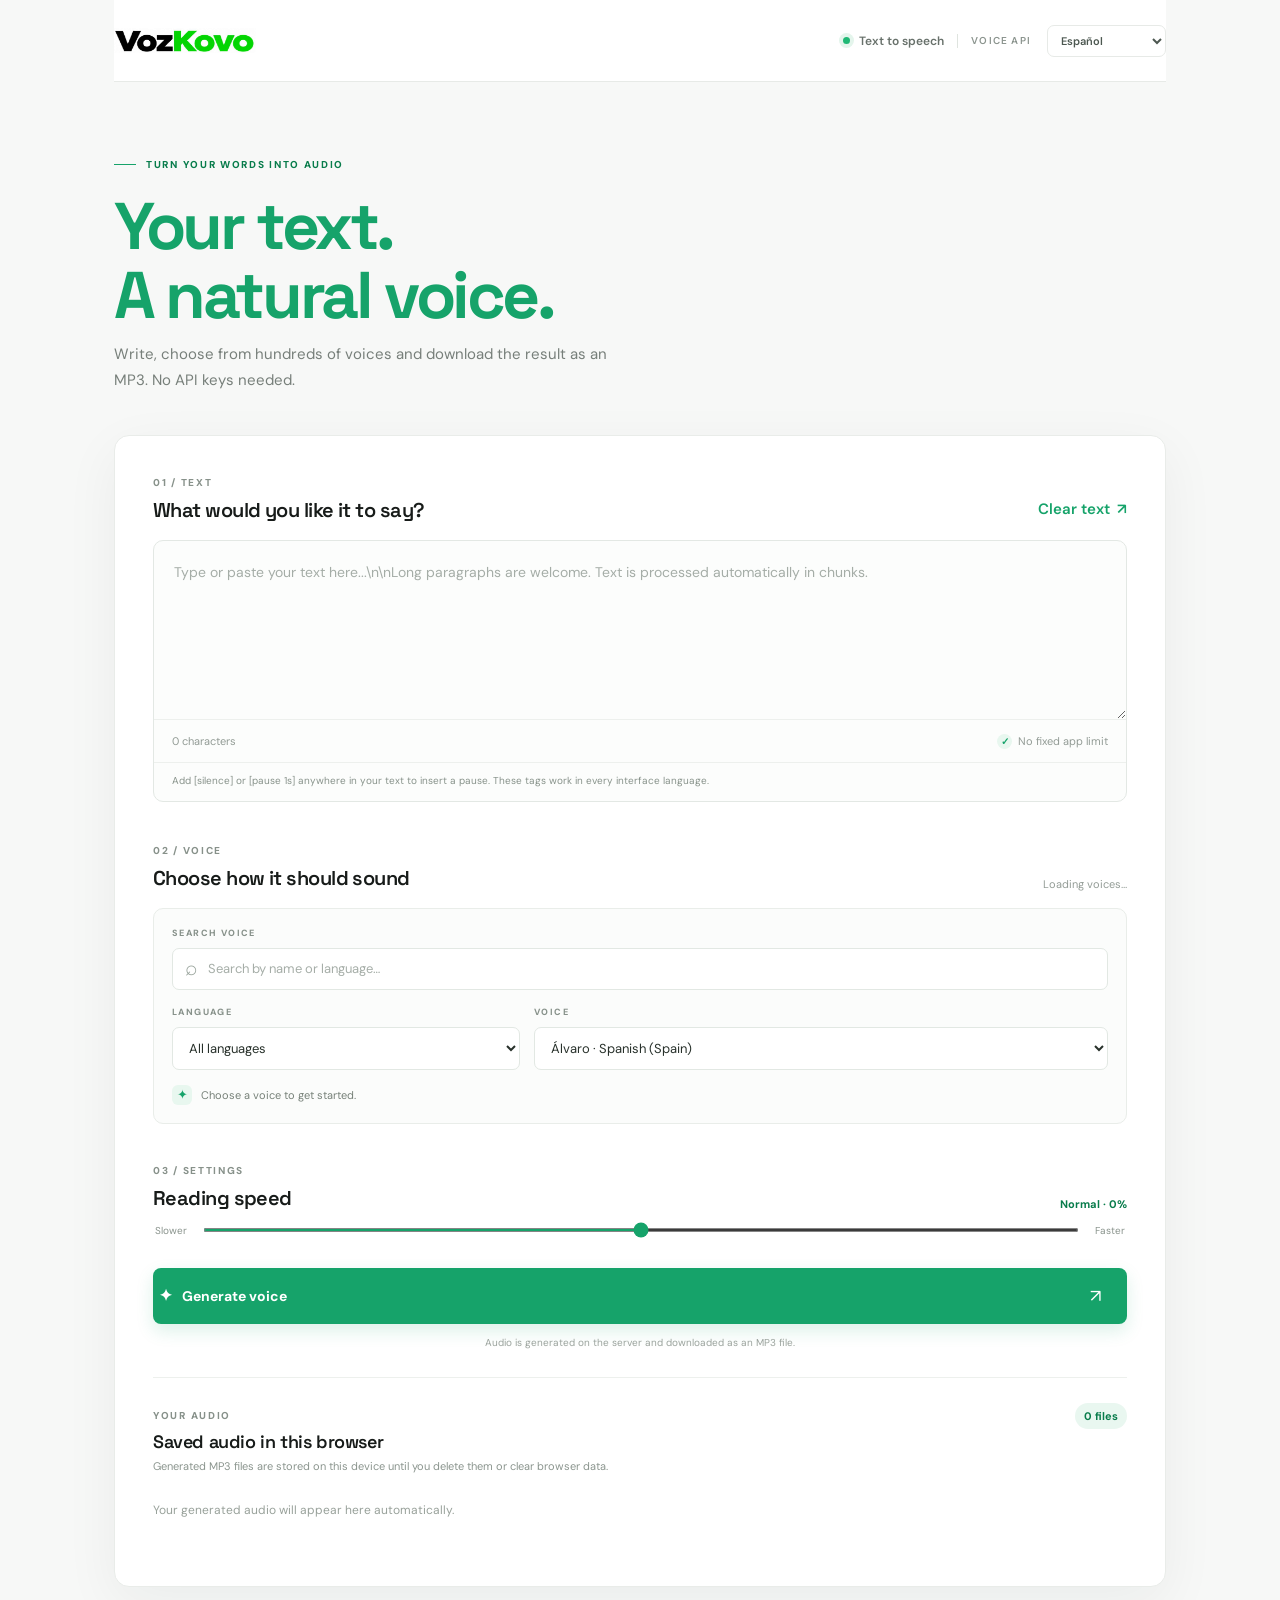
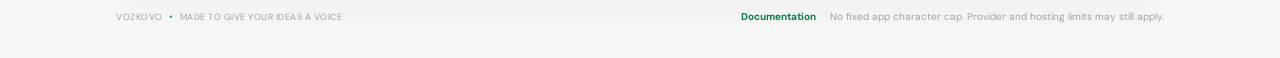
<file: index.html>
<!DOCTYPE html>
<html lang="en">
<head>
  <meta charset="UTF-8">
  <meta name="viewport" content="width=device-width, initial-scale=1.0">
  <meta name="theme-color" content="#f7f8fa">
  <meta name="description" content="Turn text into speech and download your audio as an MP3.">
  <title>VozKovo — Text to speech</title>
  <link rel="preconnect" href="https://fonts.googleapis.com">
  <link rel="preconnect" href="https://fonts.gstatic.com" crossorigin>
  <link href="https://fonts.googleapis.com/css2?family=DM+Sans:wght@400;500;600;700;800&family=Space+Grotesk:wght@500;600;700&display=swap" rel="stylesheet">
  <link rel="stylesheet" href="./static/styles.css">
</head>
<body>
  <div class="page-shell">
    <header class="topbar">
      <a class="brand" id="brandLink" href="./" aria-label="VozKovo home">
        <img class="brand-logo" src="./logos/vozkovo-logo.png" alt="VozKovo">
      </a>
      <div class="topbar-right">
        <span class="status-dot"></span>
        <span id="statusLabel">Text to speech</span>
        <span class="top-divider"></span>
        <span class="engine-label">VOICE API</span>
        <label class="visually-hidden" for="uiLanguage" id="uiLanguageLabel">Website language</label>
        <select id="uiLanguage" class="ui-language-select" aria-labelledby="uiLanguageLabel">
          <option value="es">Español</option>
          <option value="en">English</option>
          <option value="fr">Français</option>
          <option value="de">Deutsch</option>
          <option value="it">Italiano</option>
          <option value="pt">Português</option>
          <option value="nl">Nederlands</option>
        </select>
      </div>
    </header>

    <main>
      <section class="hero">
        <div class="eyebrow"><span class="eyebrow-line"></span><span id="eyebrowText">TURN YOUR WORDS INTO AUDIO</span></div>
        <h1><span id="heroTitle">Your text.</span><br><span id="heroAccent">A natural voice.</span></h1>
        <p class="hero-copy" id="heroCopy">Write, choose from hundreds of voices and download the result as an MP3. No API keys needed.</p>
      </section>


      <section class="workspace" aria-label="Text to speech generator">
        <div class="section-head">
          <div><span class="step-label" id="textStep">01 / TEXT</span><h2 id="textHeading">What would you like it to say?</h2></div>
          <button class="text-action" id="clearText" type="button"><span id="clearTextLabel">Clear text</span> <span>↗</span></button>
        </div>
        <div class="textarea-wrap">
          <textarea id="textInput" spellcheck="true" placeholder="Type or paste your text here...\n\nLong paragraphs are welcome. Text is processed automatically in chunks."></textarea>
          <div class="textarea-footer">
            <span id="charCount">0 characters</span>
            <span class="no-limit"><span class="check-icon">✓</span><span id="noLimitText">No fixed app limit</span></span>
          </div>
          <p class="pause-help" id="pauseHelp">Add [silence] or [pause 1s] anywhere in your text to insert a pause. These tags work in every interface language.</p>
        </div>

        <div class="section-head voice-heading">
          <div><span class="step-label" id="voiceStep">02 / VOICE</span><h2 id="voiceHeading">Choose how it should sound</h2></div>
          <span class="voice-count" id="voiceCount">Loading voices…</span>
        </div>
        <div class="voice-controls">
          <label class="field-label" for="voiceSearch" id="searchVoiceLabel">SEARCH VOICE</label>
          <div class="search-wrap"><span class="search-icon">⌕</span><input id="voiceSearch" type="search" placeholder="Search by name or language…" autocomplete="off"></div>
          <div class="select-row">
            <div class="select-field">
              <label class="field-label" for="languageFilter" id="voiceLanguageLabel">LANGUAGE</label>
              <select id="languageFilter"><option value="all">All languages</option><option value="es">Spanish</option></select>
            </div>
            <div class="select-field voice-select-field">
              <label class="field-label" for="voiceSelect" id="voiceLabel">VOICE</label>
              <select id="voiceSelect"><option value="es-ES-AlvaroNeural">Álvaro · Spanish (Spain)</option></select>
            </div>
          </div>
          <div class="voice-note" id="voiceNote"><span class="voice-note-icon">✦</span><span>Choose a voice to get started.</span></div>
        </div>

        <div class="section-head speed-head">
          <div><span class="step-label" id="settingsStep">03 / SETTINGS</span><h2 id="speedHeading">Reading speed</h2></div>
          <span class="speed-value" id="speedValue">Normal · 0%</span>
        </div>
        <div class="speed-control">
          <span class="speed-caption" id="slowerLabel">Slower</span>
          <input id="speedRange" type="range" min="-50" max="50" value="0" step="5" aria-label="Reading speed">
          <span class="speed-caption" id="fasterLabel">Faster</span>
        </div>

        <div class="generate-area">
          <button id="generateBtn" class="generate-button" type="button">
            <span class="generate-icon">✦</span><span id="generateLabel">Generate voice</span><span class="button-arrow">↗</span>
          </button>
          <p class="generate-hint" id="generateHint">Audio is generated on the server and downloaded as an MP3 file.</p>
        </div>

        <section id="resultPanel" class="result-panel hidden" aria-live="polite">
          <div class="result-topline"><span class="result-check">✓</span><div><strong id="resultTitle">Your voice is ready</strong><span id="resultSubtitle">Play the audio or save the MP3.</span></div><span class="mp3-tag">MP3</span></div>
          <audio id="audioPlayer" controls preload="metadata"></audio>
          <a id="downloadBtn" class="download-button" href="#" download="voz-kovo.mp3"><span>↓</span><span id="downloadLabel">Download MP3</span></a>
        </section>

        <section id="libraryPanel" class="library-panel" aria-labelledby="libraryTitle">
          <div class="library-heading">
            <div>
              <span class="step-label" id="libraryStep">YOUR AUDIO</span>
              <h2 id="libraryTitle">Saved audio in this browser</h2>
              <p id="libraryInfo">Generated MP3 files are stored on this device until you delete them or clear browser data.</p>
            </div>
            <span class="library-count" id="libraryCount">0 files</span>
          </div>
          <p class="library-empty" id="libraryEmpty">Your generated audio will appear here automatically.</p>
          <div id="libraryList" class="library-list"></div>
          <p id="libraryStatus" class="library-status" aria-live="polite"></p>
        </section>

        <div id="progressPanel" class="progress-panel hidden" aria-live="polite">
          <div class="progress-copy"><span id="progressText">Preparing your voice…</span><strong id="progressPercent">0%</strong></div>
          <div class="progress-track"><div id="progressBar" class="progress-bar"></div></div>
          <p id="progressDetail">Processing the text in chunks.</p>
        </div>
        <div id="errorBox" class="error-box hidden" role="alert"></div>
      </section>

      <footer class="footer"><span id="footerBrand">VOZKOVO <span class="footer-dot">•</span> MADE TO GIVE YOUR IDEAS A VOICE</span><span class="footer-right"><a id="documentationLink" href="./documentation.html">Documentation</a><span id="footerNote">No fixed app character cap. Provider and hosting limits may still apply.</span></span></footer>
    </main>
  </div>
  <script src="./static/config.js"></script>
  <script src="./static/app.js"></script>
</body>
</html>
</file>
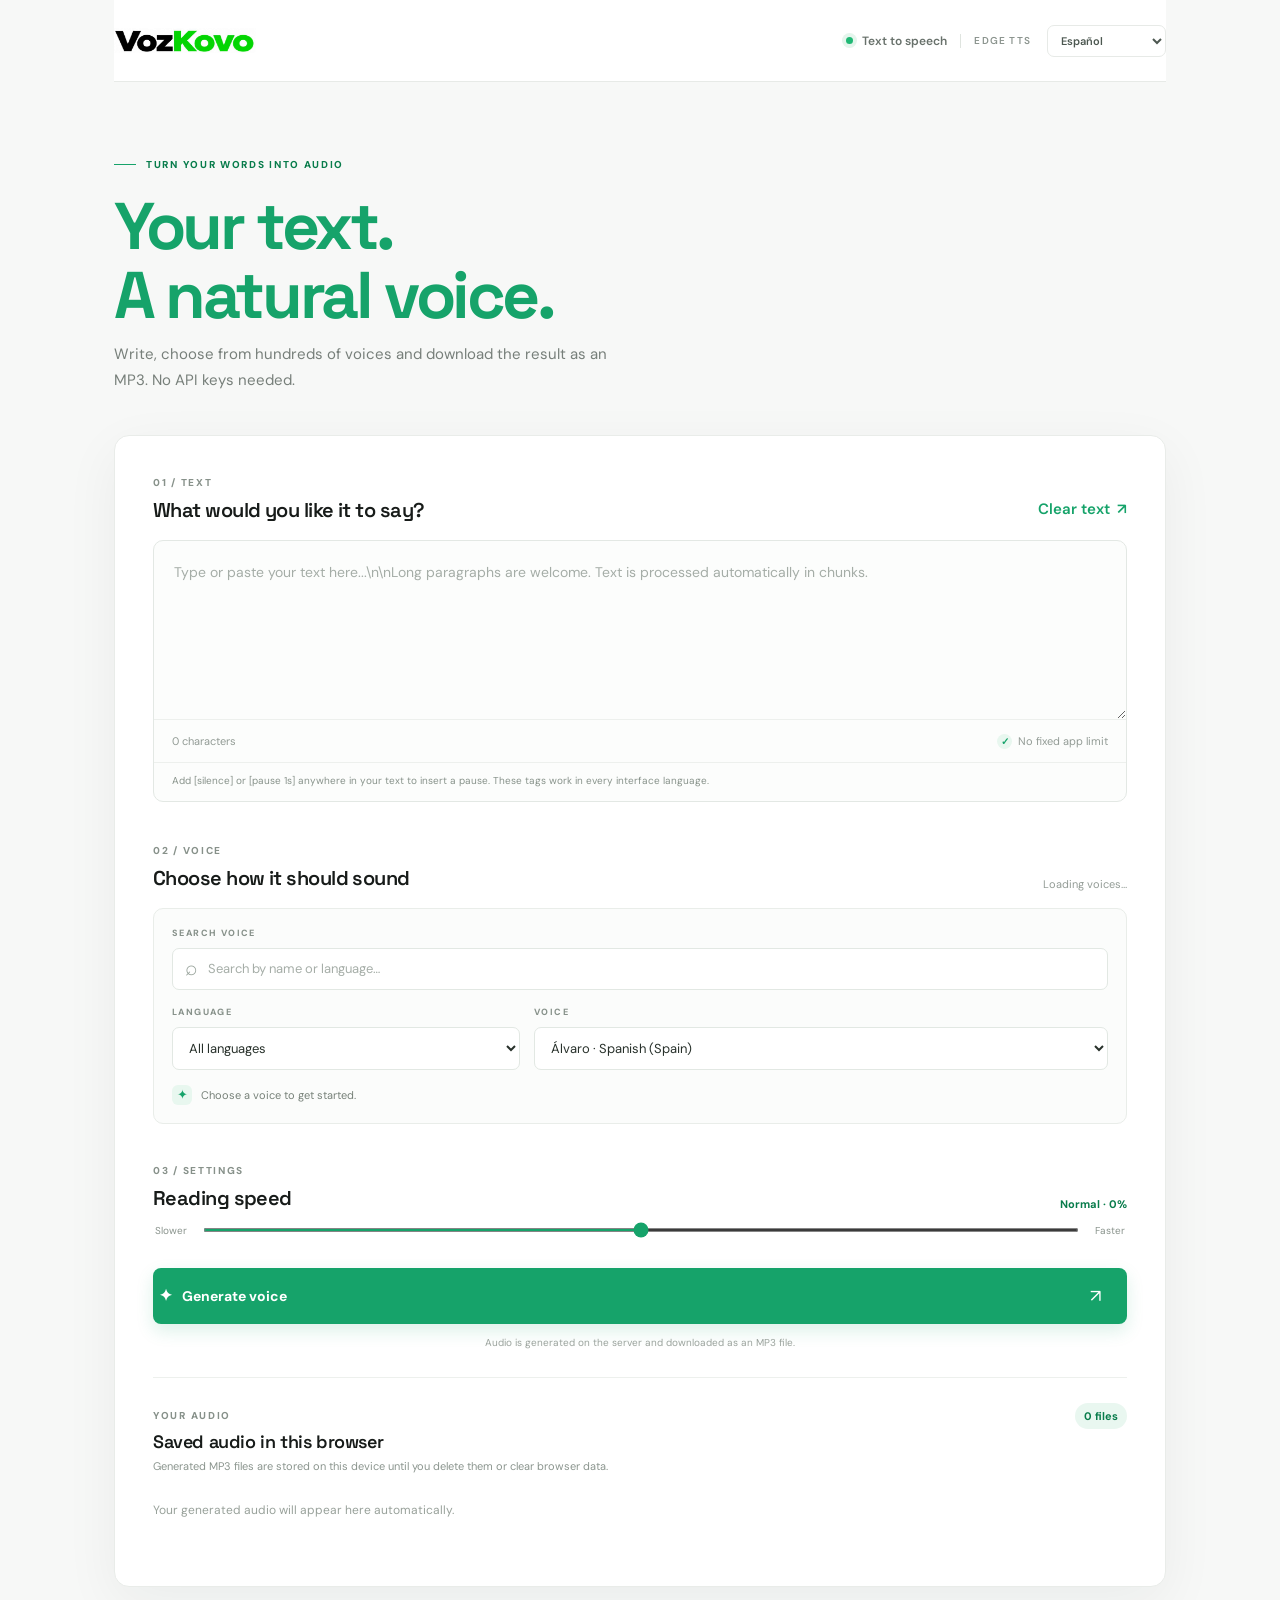
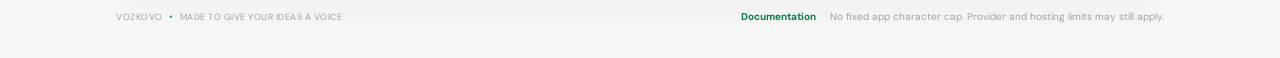
<file: static/index.html>
<!DOCTYPE html>
<html lang="en">
<head>
  <meta charset="UTF-8">
  <meta name="viewport" content="width=device-width, initial-scale=1.0">
  <meta name="theme-color" content="#f7f8fa">
  <meta name="description" content="Turn text into speech and download your audio as an MP3.">
  <title>VozKovo — Text to speech</title>
  <link rel="preconnect" href="https://fonts.googleapis.com">
  <link rel="preconnect" href="https://fonts.gstatic.com" crossorigin>
  <link href="https://fonts.googleapis.com/css2?family=DM+Sans:wght@400;500;600;700;800&family=Space+Grotesk:wght@500;600;700&display=swap" rel="stylesheet">
  <link rel="stylesheet" href="/static/styles.css">
</head>
<body>
  <div class="page-shell">
    <header class="topbar">
      <a class="brand" id="brandLink" href="/" aria-label="VozKovo home">
        <img class="brand-logo" src="/logos/vozkovo-logo.png" alt="VozKovo">
      </a>
      <div class="topbar-right">
        <span class="status-dot"></span>
        <span id="statusLabel">Text to speech</span>
        <span class="top-divider"></span>
        <span class="engine-label">EDGE TTS</span>
        <label class="visually-hidden" for="uiLanguage" id="uiLanguageLabel">Website language</label>
        <select id="uiLanguage" class="ui-language-select" aria-labelledby="uiLanguageLabel">
          <option value="es">Español</option>
          <option value="en">English</option>
          <option value="fr">Français</option>
          <option value="de">Deutsch</option>
          <option value="it">Italiano</option>
          <option value="pt">Português</option>
          <option value="nl">Nederlands</option>
        </select>
      </div>
    </header>

    <main>
      <section class="hero">
        <div class="eyebrow"><span class="eyebrow-line"></span><span id="eyebrowText">TURN YOUR WORDS INTO AUDIO</span></div>
        <h1><span id="heroTitle">Your text.</span><br><span id="heroAccent">A natural voice.</span></h1>
        <p class="hero-copy" id="heroCopy">Write, choose from hundreds of voices and download the result as an MP3. No API keys needed.</p>
      </section>

      <section class="workspace" aria-label="Text to speech generator">
        <div class="section-head">
          <div><span class="step-label" id="textStep">01 / TEXT</span><h2 id="textHeading">What would you like it to say?</h2></div>
          <button class="text-action" id="clearText" type="button"><span id="clearTextLabel">Clear text</span> <span>↗</span></button>
        </div>
        <div class="textarea-wrap">
          <textarea id="textInput" spellcheck="true" placeholder="Type or paste your text here...\n\nLong paragraphs are welcome. Text is processed automatically in chunks."></textarea>
          <div class="textarea-footer">
            <span id="charCount">0 characters</span>
            <span class="no-limit"><span class="check-icon">✓</span><span id="noLimitText">No fixed app limit</span></span>
          </div>
          <p class="pause-help" id="pauseHelp">Add [silence] or [pause 1s] anywhere in your text to insert a pause. These tags work in every interface language.</p>
        </div>

        <div class="section-head voice-heading">
          <div><span class="step-label" id="voiceStep">02 / VOICE</span><h2 id="voiceHeading">Choose how it should sound</h2></div>
          <span class="voice-count" id="voiceCount">Loading voices…</span>
        </div>
        <div class="voice-controls">
          <label class="field-label" for="voiceSearch" id="searchVoiceLabel">SEARCH VOICE</label>
          <div class="search-wrap"><span class="search-icon">⌕</span><input id="voiceSearch" type="search" placeholder="Search by name or language…" autocomplete="off"></div>
          <div class="select-row">
            <div class="select-field">
              <label class="field-label" for="languageFilter" id="voiceLanguageLabel">LANGUAGE</label>
              <select id="languageFilter"><option value="all">All languages</option><option value="es">Spanish</option></select>
            </div>
            <div class="select-field voice-select-field">
              <label class="field-label" for="voiceSelect" id="voiceLabel">VOICE</label>
              <select id="voiceSelect"><option value="es-ES-AlvaroNeural">Álvaro · Spanish (Spain)</option></select>
            </div>
          </div>
          <div class="voice-note" id="voiceNote"><span class="voice-note-icon">✦</span><span>Choose a voice to get started.</span></div>
        </div>

        <div class="section-head speed-head">
          <div><span class="step-label" id="settingsStep">03 / SETTINGS</span><h2 id="speedHeading">Reading speed</h2></div>
          <span class="speed-value" id="speedValue">Normal · 0%</span>
        </div>
        <div class="speed-control">
          <span class="speed-caption" id="slowerLabel">Slower</span>
          <input id="speedRange" type="range" min="-50" max="50" value="0" step="5" aria-label="Reading speed">
          <span class="speed-caption" id="fasterLabel">Faster</span>
        </div>

        <div class="generate-area">
          <button id="generateBtn" class="generate-button" type="button">
            <span class="generate-icon">✦</span><span id="generateLabel">Generate voice</span><span class="button-arrow">↗</span>
          </button>
          <p class="generate-hint" id="generateHint">Audio is generated on the server and downloaded as an MP3 file.</p>
        </div>

        <section id="resultPanel" class="result-panel hidden" aria-live="polite">
          <div class="result-topline"><span class="result-check">✓</span><div><strong id="resultTitle">Your voice is ready</strong><span id="resultSubtitle">Play the audio or save the MP3.</span></div><span class="mp3-tag">MP3</span></div>
          <audio id="audioPlayer" controls preload="metadata"></audio>
          <a id="downloadBtn" class="download-button" href="#" download="voz-kovo.mp3"><span>↓</span><span id="downloadLabel">Download MP3</span></a>
        </section>

        <section id="libraryPanel" class="library-panel" aria-labelledby="libraryTitle">
          <div class="library-heading">
            <div>
              <span class="step-label" id="libraryStep">YOUR AUDIO</span>
              <h2 id="libraryTitle">Saved audio in this browser</h2>
              <p id="libraryInfo">Generated MP3 files are stored on this device until you delete them or clear browser data.</p>
            </div>
            <span class="library-count" id="libraryCount">0 files</span>
          </div>
          <p class="library-empty" id="libraryEmpty">Your generated audio will appear here automatically.</p>
          <div id="libraryList" class="library-list"></div>
          <p id="libraryStatus" class="library-status" aria-live="polite"></p>
        </section>

        <div id="progressPanel" class="progress-panel hidden" aria-live="polite">
          <div class="progress-copy"><span id="progressText">Preparing your voice…</span><strong id="progressPercent">0%</strong></div>
          <div class="progress-track"><div id="progressBar" class="progress-bar"></div></div>
          <p id="progressDetail">Processing the text in chunks.</p>
        </div>
        <div id="errorBox" class="error-box hidden" role="alert"></div>
      </section>

      <footer class="footer"><span id="footerBrand">VOZKOVO <span class="footer-dot">•</span> MADE TO GIVE YOUR IDEAS A VOICE</span><span class="footer-right"><a id="documentationLink" href="/documentation">Documentation</a><span id="footerNote">No fixed app character cap. Provider and hosting limits may still apply.</span></span></footer>
    </main>
  </div>
  <script src="./config.js"></script>
  <script src="./app.js"></script>
</body>
</html>
</file>
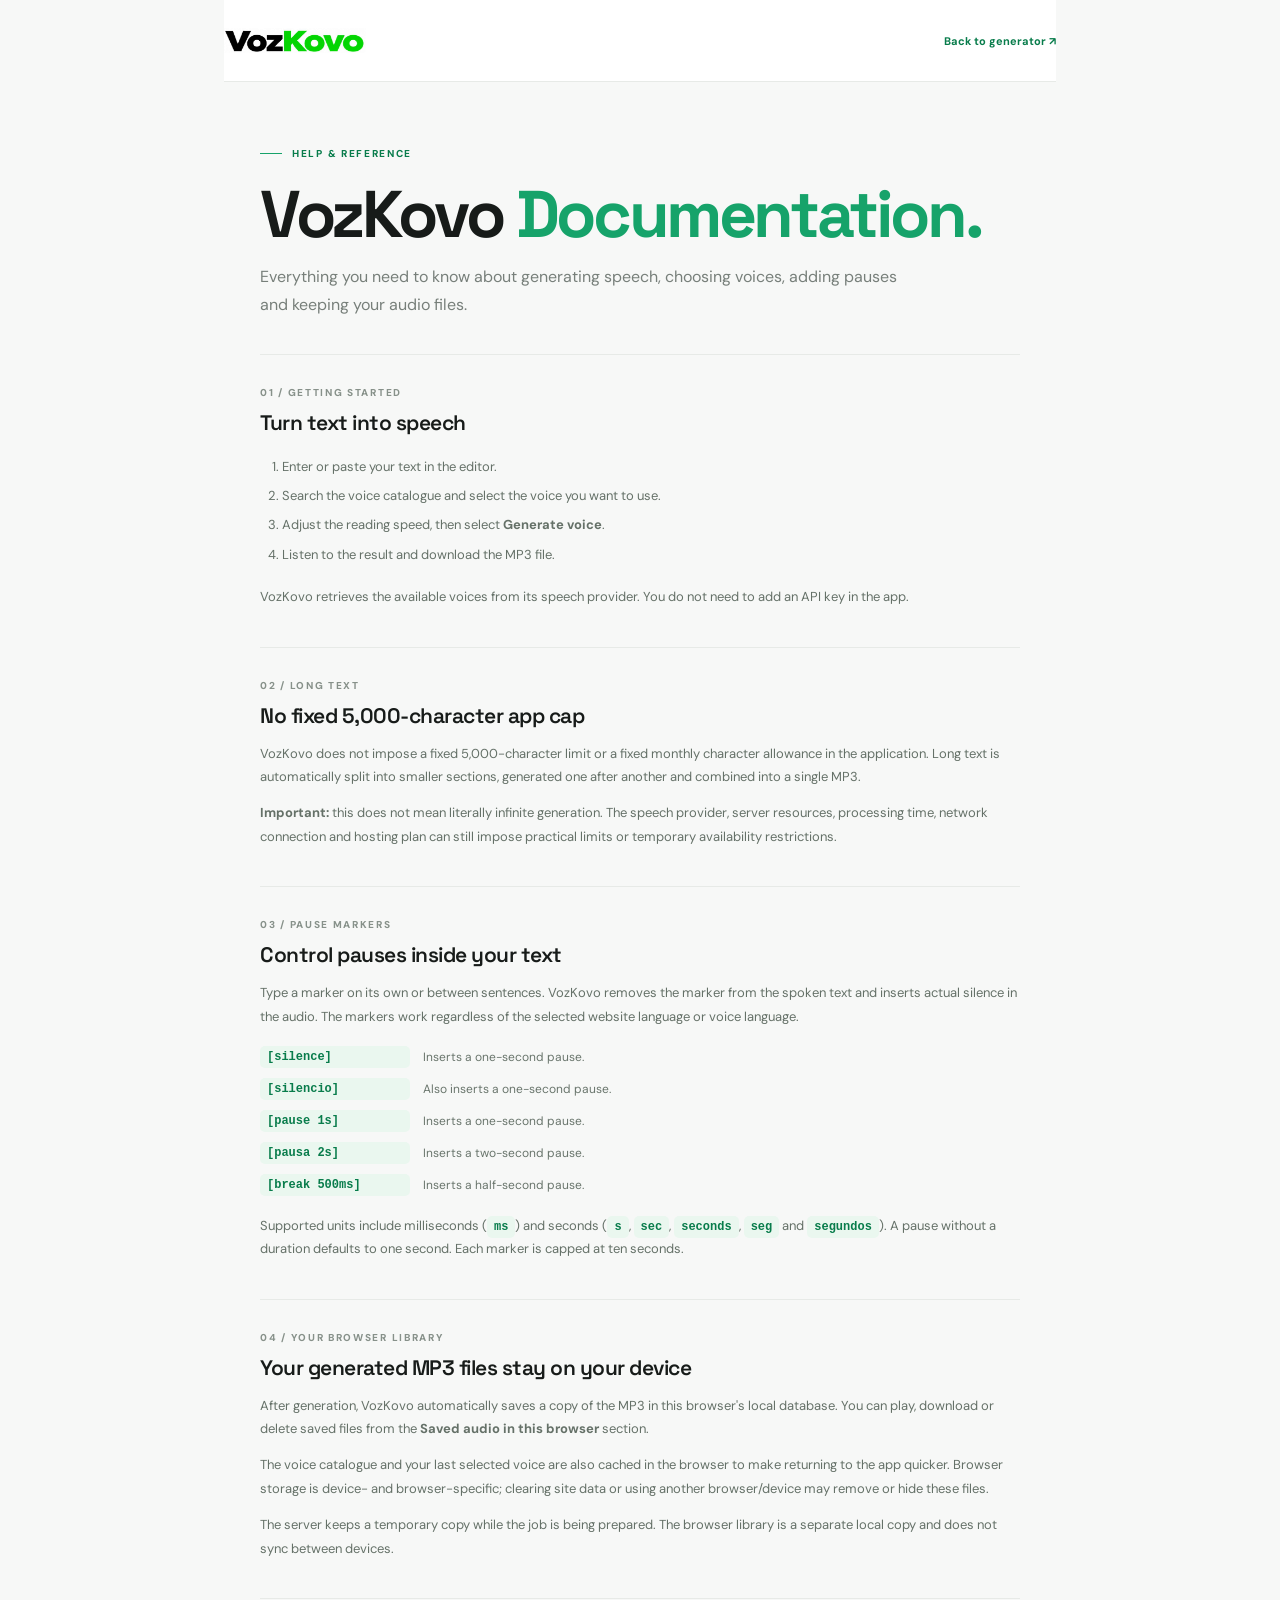
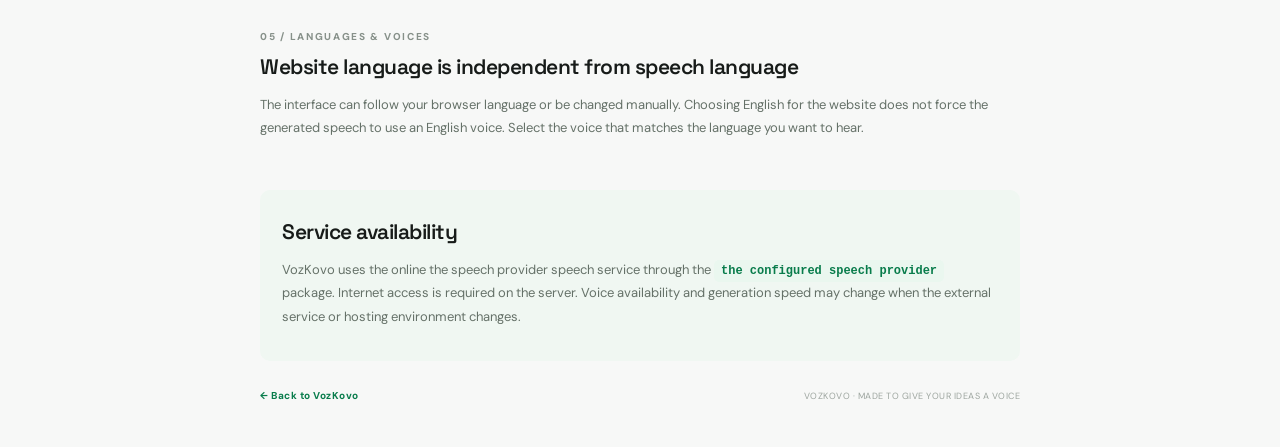
<file: documentation.html>
<!DOCTYPE html>
<html lang="en">
<head>
  <meta charset="UTF-8">
  <meta name="viewport" content="width=device-width, initial-scale=1.0">
  <meta name="theme-color" content="#f7f8fa">
  <meta name="description" content="VozKovo documentation: voices, long text, audio storage and pause markers.">
  <title>VozKovo — Documentation</title>
  <link rel="preconnect" href="https://fonts.googleapis.com">
  <link rel="preconnect" href="https://fonts.gstatic.com" crossorigin>
  <link href="https://fonts.googleapis.com/css2?family=DM+Sans:wght@400;500;600;700;800&family=Space+Grotesk:wght@500;600;700&display=swap" rel="stylesheet">
  <link rel="stylesheet" href="./static/styles.css">
</head>
<body>
  <div class="page-shell documentation-shell">
    <header class="topbar">
      <a class="brand" href="./" aria-label="VozKovo home"><img class="brand-logo" src="./logos/vozkovo-logo.png" alt="VozKovo"></a>
      <a class="docs-home-link" href="./">Back to generator ↗</a>
    </header>

    <main class="documentation">
      <div class="eyebrow"><span class="eyebrow-line"></span>HELP &amp; REFERENCE</div>
      <h1>VozKovo <span>Documentation.</span></h1>
      <p class="docs-intro">Everything you need to know about generating speech, choosing voices, adding pauses and keeping your audio files.</p>

      <section class="docs-section" id="getting-started">
        <span class="step-label">01 / GETTING STARTED</span>
        <h2>Turn text into speech</h2>
        <ol>
          <li>Enter or paste your text in the editor.</li>
          <li>Search the voice catalogue and select the voice you want to use.</li>
          <li>Adjust the reading speed, then select <strong>Generate voice</strong>.</li>
          <li>Listen to the result and download the MP3 file.</li>
        </ol>
        <p>VozKovo retrieves the available voices from its speech provider. You do not need to add an API key in the app.</p>
      </section>

      <section class="docs-section" id="long-text">
        <span class="step-label">02 / LONG TEXT</span>
        <h2>No fixed 5,000-character app cap</h2>
        <p>VozKovo does not impose a fixed 5,000-character limit or a fixed monthly character allowance in the application. Long text is automatically split into smaller sections, generated one after another and combined into a single MP3.</p>
        <p><strong>Important:</strong> this does not mean literally infinite generation. The speech provider, server resources, processing time, network connection and hosting plan can still impose practical limits or temporary availability restrictions.</p>
      </section>

      <section class="docs-section" id="pause-markers">
        <span class="step-label">03 / PAUSE MARKERS</span>
        <h2>Control pauses inside your text</h2>
        <p>Type a marker on its own or between sentences. VozKovo removes the marker from the spoken text and inserts actual silence in the audio. The markers work regardless of the selected website language or voice language.</p>
        <div class="code-examples">
          <code>[silence]</code><span>Inserts a one-second pause.</span>
          <code>[silencio]</code><span>Also inserts a one-second pause.</span>
          <code>[pause 1s]</code><span>Inserts a one-second pause.</span>
          <code>[pausa 2s]</code><span>Inserts a two-second pause.</span>
          <code>[break 500ms]</code><span>Inserts a half-second pause.</span>
        </div>
        <p>Supported units include milliseconds (<code>ms</code>) and seconds (<code>s</code>, <code>sec</code>, <code>seconds</code>, <code>seg</code> and <code>segundos</code>). A pause without a duration defaults to one second. Each marker is capped at ten seconds.</p>
      </section>

      <section class="docs-section" id="browser-library">
        <span class="step-label">04 / YOUR BROWSER LIBRARY</span>
        <h2>Your generated MP3 files stay on your device</h2>
        <p>After generation, VozKovo automatically saves a copy of the MP3 in this browser's local database. You can play, download or delete saved files from the <strong>Saved audio in this browser</strong> section.</p>
        <p>The voice catalogue and your last selected voice are also cached in the browser to make returning to the app quicker. Browser storage is device- and browser-specific; clearing site data or using another browser/device may remove or hide these files.</p>
        <p>The server keeps a temporary copy while the job is being prepared. The browser library is a separate local copy and does not sync between devices.</p>
      </section>

      <section class="docs-section" id="languages">
        <span class="step-label">05 / LANGUAGES &amp; VOICES</span>
        <h2>Website language is independent from speech language</h2>
        <p>The interface can follow your browser language or be changed manually. Choosing English for the website does not force the generated speech to use an English voice. Select the voice that matches the language you want to hear.</p>
      </section>

      <section class="docs-section docs-note">
        <h2>Service availability</h2>
        <p>VozKovo uses the online the speech provider speech service through the <code>the configured speech provider</code> package. Internet access is required on the server. Voice availability and generation speed may change when the external service or hosting environment changes.</p>
      </section>

      <div class="docs-bottom"><a href="./">← Back to VozKovo</a><span>VOZKOVO · MADE TO GIVE YOUR IDEAS A VOICE</span></div>
    </main>
  </div>
</body>
</html>
</file>
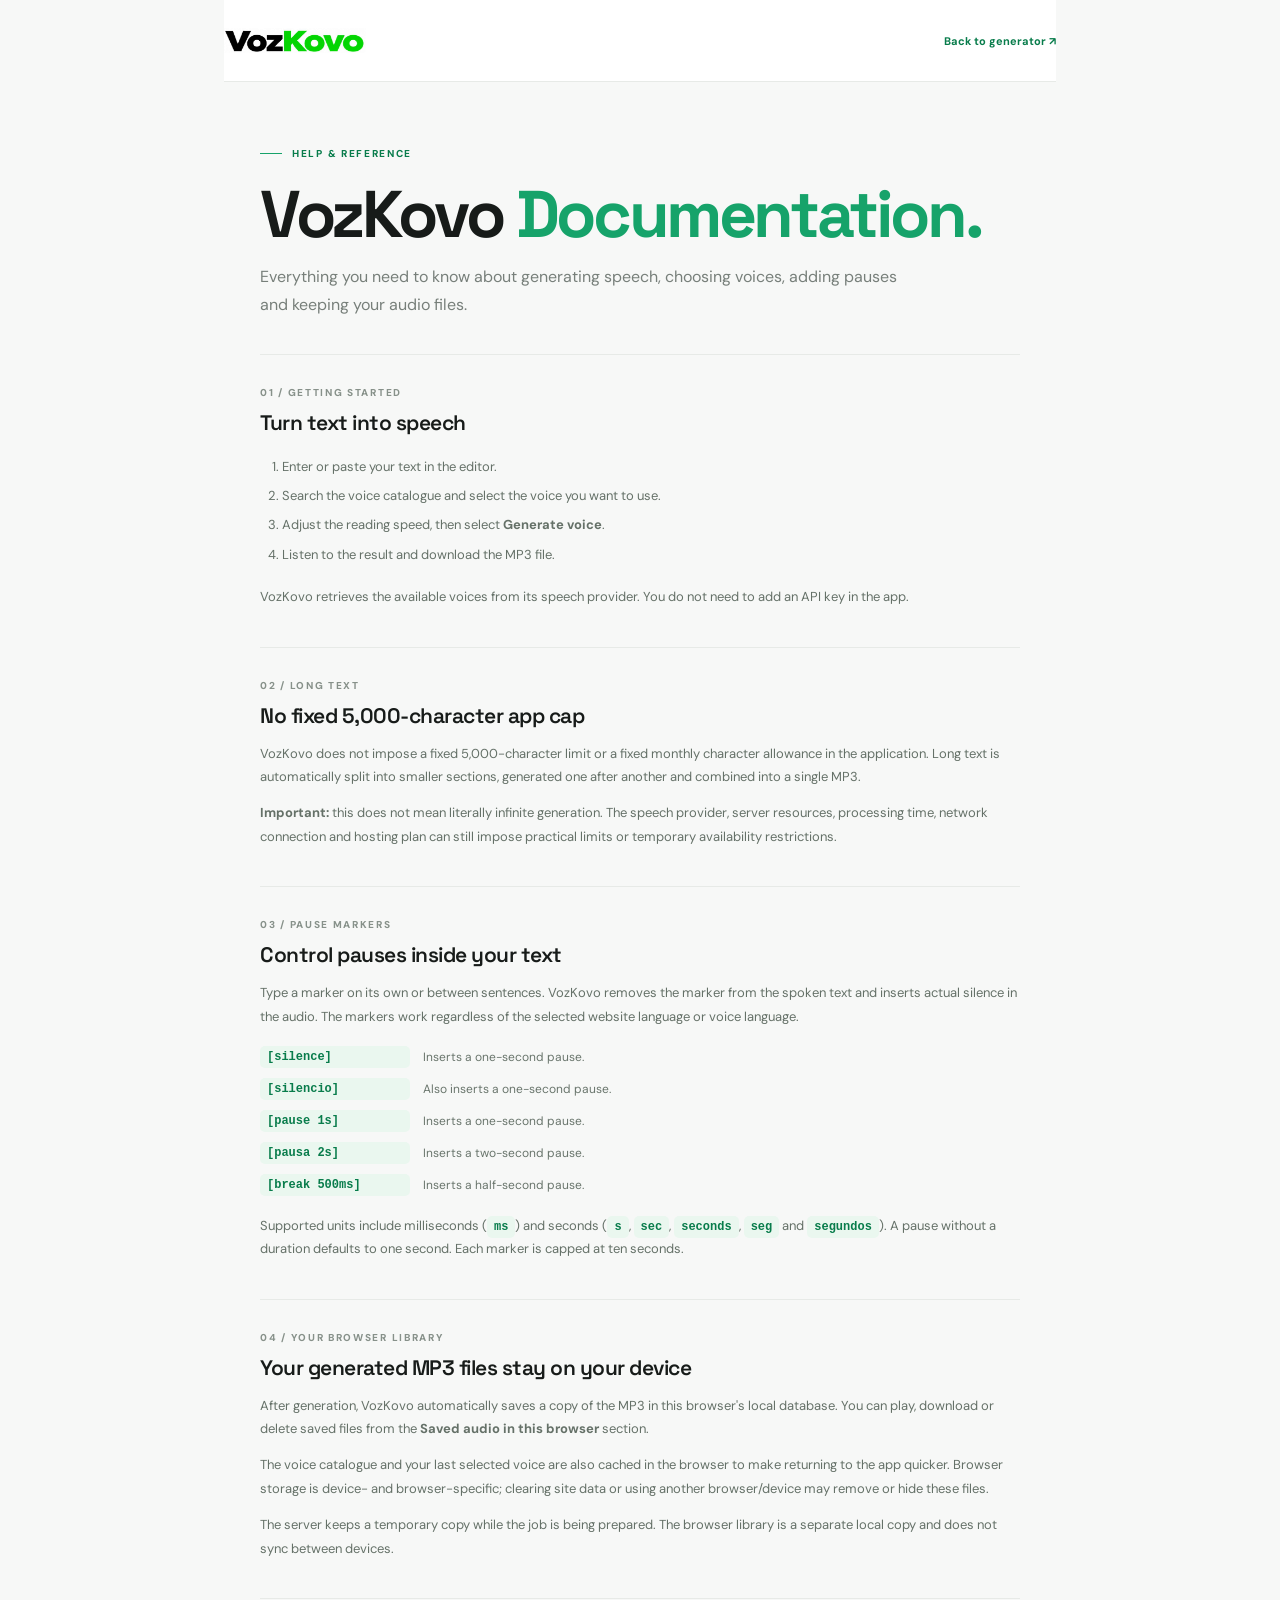
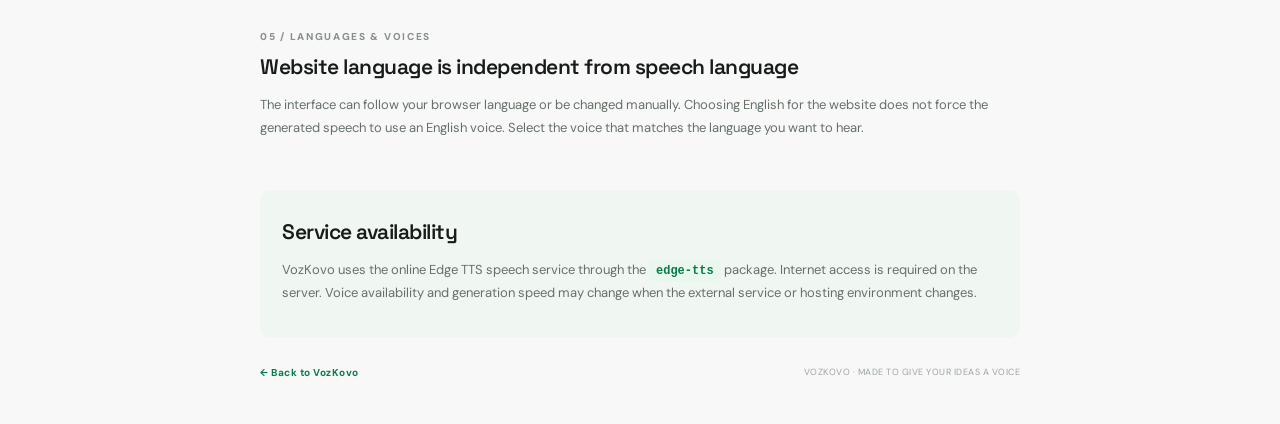
<file: static/documentation.html>
<!DOCTYPE html>
<html lang="en">
<head>
  <meta charset="UTF-8">
  <meta name="viewport" content="width=device-width, initial-scale=1.0">
  <meta name="theme-color" content="#f7f8fa">
  <meta name="description" content="VozKovo documentation: voices, long text, audio storage and pause markers.">
  <title>VozKovo — Documentation</title>
  <link rel="preconnect" href="https://fonts.googleapis.com">
  <link rel="preconnect" href="https://fonts.gstatic.com" crossorigin>
  <link href="https://fonts.googleapis.com/css2?family=DM+Sans:wght@400;500;600;700;800&family=Space+Grotesk:wght@500;600;700&display=swap" rel="stylesheet">
  <link rel="stylesheet" href="/static/styles.css">
</head>
<body>
  <div class="page-shell documentation-shell">
    <header class="topbar">
      <a class="brand" href="/" aria-label="VozKovo home"><img class="brand-logo" src="/logos/vozkovo-logo.png" alt="VozKovo"></a>
      <a class="docs-home-link" href="/">Back to generator ↗</a>
    </header>

    <main class="documentation">
      <div class="eyebrow"><span class="eyebrow-line"></span>HELP &amp; REFERENCE</div>
      <h1>VozKovo <span>Documentation.</span></h1>
      <p class="docs-intro">Everything you need to know about generating speech, choosing voices, adding pauses and keeping your audio files.</p>

      <section class="docs-section" id="getting-started">
        <span class="step-label">01 / GETTING STARTED</span>
        <h2>Turn text into speech</h2>
        <ol>
          <li>Enter or paste your text in the editor.</li>
          <li>Search the voice catalogue and select the voice you want to use.</li>
          <li>Adjust the reading speed, then select <strong>Generate voice</strong>.</li>
          <li>Listen to the result and download the MP3 file.</li>
        </ol>
        <p>VozKovo retrieves the available voices from its speech provider. You do not need to add an API key in the app.</p>
      </section>

      <section class="docs-section" id="long-text">
        <span class="step-label">02 / LONG TEXT</span>
        <h2>No fixed 5,000-character app cap</h2>
        <p>VozKovo does not impose a fixed 5,000-character limit or a fixed monthly character allowance in the application. Long text is automatically split into smaller sections, generated one after another and combined into a single MP3.</p>
        <p><strong>Important:</strong> this does not mean literally infinite generation. The speech provider, server resources, processing time, network connection and hosting plan can still impose practical limits or temporary availability restrictions.</p>
      </section>

      <section class="docs-section" id="pause-markers">
        <span class="step-label">03 / PAUSE MARKERS</span>
        <h2>Control pauses inside your text</h2>
        <p>Type a marker on its own or between sentences. VozKovo removes the marker from the spoken text and inserts actual silence in the audio. The markers work regardless of the selected website language or voice language.</p>
        <div class="code-examples">
          <code>[silence]</code><span>Inserts a one-second pause.</span>
          <code>[silencio]</code><span>Also inserts a one-second pause.</span>
          <code>[pause 1s]</code><span>Inserts a one-second pause.</span>
          <code>[pausa 2s]</code><span>Inserts a two-second pause.</span>
          <code>[break 500ms]</code><span>Inserts a half-second pause.</span>
        </div>
        <p>Supported units include milliseconds (<code>ms</code>) and seconds (<code>s</code>, <code>sec</code>, <code>seconds</code>, <code>seg</code> and <code>segundos</code>). A pause without a duration defaults to one second. Each marker is capped at ten seconds.</p>
      </section>

      <section class="docs-section" id="browser-library">
        <span class="step-label">04 / YOUR BROWSER LIBRARY</span>
        <h2>Your generated MP3 files stay on your device</h2>
        <p>After generation, VozKovo automatically saves a copy of the MP3 in this browser's local database. You can play, download or delete saved files from the <strong>Saved audio in this browser</strong> section.</p>
        <p>The voice catalogue and your last selected voice are also cached in the browser to make returning to the app quicker. Browser storage is device- and browser-specific; clearing site data or using another browser/device may remove or hide these files.</p>
        <p>The server keeps a temporary copy while the job is being prepared. The browser library is a separate local copy and does not sync between devices.</p>
      </section>

      <section class="docs-section" id="languages">
        <span class="step-label">05 / LANGUAGES &amp; VOICES</span>
        <h2>Website language is independent from speech language</h2>
        <p>The interface can follow your browser language or be changed manually. Choosing English for the website does not force the generated speech to use an English voice. Select the voice that matches the language you want to hear.</p>
      </section>

      <section class="docs-section docs-note">
        <h2>Service availability</h2>
        <p>VozKovo uses the online Edge TTS speech service through the <code>edge-tts</code> package. Internet access is required on the server. Voice availability and generation speed may change when the external service or hosting environment changes.</p>
      </section>

      <div class="docs-bottom"><a href="/">← Back to VozKovo</a><span>VOZKOVO · MADE TO GIVE YOUR IDEAS A VOICE</span></div>
    </main>
  </div>
</body>
</html>
</file>
<file: static/styles.css>
:root{--ink:#171b19;--muted:#777f7a;--line:#e7eae7;--green:#16a36a;--green-dark:#087c4b;--mint:#e9f7f0;--paper:#f7f8f7;--white:#fff;--shadow:0 16px 55px rgba(20,38,29,.055)}
*{box-sizing:border-box}html{scroll-behavior:smooth}body{margin:0;background:var(--paper);color:var(--ink);font-family:'DM Sans',sans-serif;-webkit-font-smoothing:antialiased}.page-shell{max-width:1120px;margin:0 auto;padding:0 34px}.topbar{height:82px;display:flex;align-items:center;justify-content:space-between;border-bottom:1px solid var(--line)}.brand{display:flex;gap:11px;align-items:center;text-decoration:none;color:var(--ink);font:700 22px 'Space Grotesk',sans-serif;letter-spacing:-1.1px}.brand-green{color:var(--green)}.brand-mark{width:27px;height:27px;border-radius:8px;background:#e6f6ee;display:flex;align-items:center;justify-content:center;gap:2px;padding:6px}.brand-mark span{width:3px;border-radius:3px;background:var(--green)}.brand-mark span:nth-child(1){height:8px}.brand-mark span:nth-child(2){height:15px}.brand-mark span:nth-child(3){height:11px}.brand-mark span:nth-child(4){height:6px}.topbar-right{display:flex;align-items:center;gap:9px;color:#68716b;font-size:12px;font-weight:600}.status-dot{width:7px;height:7px;background:#20b875;border-radius:50%;box-shadow:0 0 0 4px #e4f5ec}.top-divider{height:14px;width:1px;background:#dfe4df;margin:0 4px}.engine-label{font-size:10px;letter-spacing:1.2px;color:#8b948e}.hero{padding:76px 0 42px}.eyebrow,.step-label,.field-label{font-size:10px;letter-spacing:1.7px;font-weight:800;color:#87918a}.eyebrow{display:flex;align-items:center;gap:10px;color:var(--green-dark)}.eyebrow-line{width:22px;height:1px;background:var(--green)}h1{font:700 clamp(42px,7vw,66px)/1.04 'Space Grotesk',sans-serif;letter-spacing:-3.4px;margin:21px 0 13px}h1 span{color:var(--green)}.hero-copy{margin:0;color:var(--muted);font-size:15px;line-height:1.7;max-width:520px}.workspace{background:var(--white);border:1px solid #e9ece9;border-radius:15px;padding:34px 38px 30px;box-shadow:var(--shadow)}.section-head{display:flex;align-items:flex-end;justify-content:space-between;gap:15px;margin-bottom:17px}.section-head h2{font:600 20px 'Space Grotesk',sans-serif;letter-spacing:-.55px;margin:6px 0 0}.text-action{background:none;border:0;padding:4px 0;color:#828b85;font:600 12px 'DM Sans',sans-serif;cursor:pointer}.text-action span{color:var(--green);font-size:15px;margin-left:4px}.textarea-wrap{border:1px solid #e3e8e4;border-radius:10px;background:#fcfdfc;overflow:hidden;transition:border-color .2s,box-shadow .2s}.textarea-wrap:focus-within,.search-wrap:focus-within{border-color:#8bc9aa;box-shadow:0 0 0 3px rgba(22,163,106,.08)}textarea{display:block;width:100%;min-height:178px;resize:vertical;padding:19px 20px 12px;border:0;outline:0;background:transparent;color:var(--ink);font:14px/1.75 'DM Sans',sans-serif}textarea::placeholder{color:#a5ada7}.textarea-footer{height:43px;border-top:1px solid #edf0ed;display:flex;align-items:center;justify-content:space-between;padding:0 18px;color:#929b95;font-size:11px}.no-limit{display:flex;align-items:center;gap:6px}.check-icon{display:inline-flex;align-items:center;justify-content:center;width:15px;height:15px;border-radius:50%;background:#e8f7ef;color:var(--green);font-size:10px;font-weight:800}.voice-heading{margin-top:36px}.voice-count{font-size:11px;color:#939c96}.voice-controls{background:#fbfcfb;border:1px solid #e9ede9;border-radius:10px;padding:18px}.field-label{display:block;font-size:9px;letter-spacing:1.4px;margin-bottom:9px}.search-wrap{height:42px;display:flex;align-items:center;border:1px solid #e2e8e3;border-radius:7px;background:#fff;padding:0 12px;transition:.2s}.search-icon{font-size:21px;color:#98a39b;margin-right:8px;line-height:1}.search-wrap input{border:0;outline:0;width:100%;background:transparent;font:13px 'DM Sans',sans-serif;color:var(--ink)}.search-wrap input::placeholder{color:#a6aea8}.select-row{display:grid;grid-template-columns:1fr 1.65fr;gap:14px;margin-top:16px}.select-field select{width:100%;height:43px;border:1px solid #e2e8e3;border-radius:7px;padding:0 12px;background:#fff;color:#28312b;font:13px 'DM Sans',sans-serif;outline:none}.select-field select:focus{border-color:#8bc9aa}.voice-note{margin-top:15px;display:flex;align-items:center;gap:9px;color:#768078;font-size:11px}.voice-note strong{color:#3c4d42}.voice-note-icon{width:20px;height:20px;border-radius:6px;background:#e8f7ef;color:var(--green);display:flex;align-items:center;justify-content:center}.speed-head{margin-top:34px;margin-bottom:13px}.speed-value{font-size:11px;color:var(--green-dark);font-weight:700}.speed-control{display:flex;align-items:center;gap:14px;padding:0 2px}.speed-caption{font-size:10px;color:#89938c;white-space:nowrap}.speed-control input{flex:1;accent-color:var(--green);height:4px;cursor:pointer}.generate-area{margin-top:31px}.generate-button{width:100%;height:56px;border:0;border-radius:8px;background:var(--green);color:white;font:700 14px 'DM Sans',sans-serif;display:flex;align-items:center;justify-content:center;gap:10px;cursor:pointer;transition:background .2s,transform .2s,box-shadow .2s;box-shadow:0 7px 17px rgba(22,163,106,.15)}.generate-button:hover{background:#0e925d;transform:translateY(-1px);box-shadow:0 9px 20px rgba(22,163,106,.2)}.generate-button:disabled{opacity:.72;cursor:wait;transform:none}.generate-icon{font-size:16px}.button-arrow{margin-left:auto;margin-right:20px;font-size:18px;font-weight:400}.generate-hint{text-align:center;margin:12px 0 0;color:#9aa29c;font-size:10px}.progress-panel,.result-panel{margin-top:22px;border:1px solid #e4ece6;background:#fbfdfb;border-radius:10px;padding:18px}.progress-copy{display:flex;justify-content:space-between;align-items:center;font-size:12px;color:#4b5850}.progress-copy strong{color:var(--green-dark)}.progress-track{height:6px;background:#e9efeb;border-radius:10px;overflow:hidden;margin-top:13px}.progress-bar{height:100%;width:0;background:var(--green);border-radius:10px;transition:width .35s}.progress-panel p{font-size:10px;color:#929a94;margin:9px 0 0}.result-topline{display:flex;align-items:center;gap:10px;margin-bottom:15px}.result-check{height:25px;width:25px;display:flex;align-items:center;justify-content:center;border-radius:50%;background:#e4f6eb;color:var(--green);font-size:13px;font-weight:800}.result-topline div{display:flex;flex-direction:column;gap:3px}.result-topline strong{font-size:13px}.result-topline div span{font-size:10px;color:#8b958e}.mp3-tag{margin-left:auto;color:#168b5b;background:#e9f7f0;padding:5px 8px;border-radius:5px;font-size:9px;font-weight:800;letter-spacing:1px}audio{width:100%;height:42px;margin:3px 0 13px}.download-button{height:43px;border:1px solid #b9dfc9;background:#f0faf4;color:#13794d;display:flex;align-items:center;justify-content:center;gap:9px;border-radius:7px;text-decoration:none;font-size:12px;font-weight:700;transition:.2s}.download-button:hover{background:#e5f7ed}.download-button span{font-size:18px}.error-box{margin-top:18px;padding:13px 15px;border:1px solid #f0d2d2;background:#fff8f8;border-radius:7px;color:#9d4141;font-size:12px;line-height:1.5}.hidden{display:none!important}.footer{display:flex;justify-content:space-between;gap:20px;padding:23px 2px 35px;color:#9da59f;font-size:9px;letter-spacing:.5px}.footer span:last-child{text-align:right;letter-spacing:0;font-size:10px}.footer-dot{color:var(--green);padding:0 4px}
@media(max-width:700px){.page-shell{padding:0 18px}.topbar{height:69px}.topbar-right{font-size:10px}.hero{padding:56px 0 30px}h1{letter-spacing:-2.4px}.hero-copy{font-size:13px}.workspace{padding:23px 18px 22px}.section-head h2{font-size:18px}.select-row{grid-template-columns:1fr;gap:13px}.voice-count{font-size:10px}.footer{flex-direction:column;gap:8px}.footer span:last-child{text-align:left}.textarea-footer{padding:0 12px}.textarea-footer span{font-size:10px}}

/* Automatic interface language selector */
.visually-hidden{position:absolute;width:1px;height:1px;padding:0;margin:-1px;overflow:hidden;clip:rect(0,0,0,0);white-space:nowrap;border:0}
.ui-language-select{height:32px;max-width:125px;margin-left:7px;padding:0 25px 0 9px;border:1px solid var(--line);border-radius:7px;background:#fff;color:#4d5851;font:600 11px 'DM Sans',sans-serif;cursor:pointer;outline:none}
.ui-language-select:focus{border-color:#8bc9aa;box-shadow:0 0 0 3px rgba(22,163,106,.08)}
@media(max-width:700px){.topbar-right{gap:7px}.ui-language-select{max-width:105px;margin-left:2px;padding-left:7px;font-size:10px}.engine-label,.top-divider{display:none}}

/* Brand, browser audio library and documentation */
.brand{gap:0}.brand-logo{display:block;width:142px;max-height:48px;object-fit:contain}
.pause-help{margin:0;padding:10px 18px 12px;border-top:1px solid #edf0ed;color:#87928a;font-size:10px;line-height:1.55}
.library-panel{margin-top:28px;padding-top:25px;border-top:1px solid #edf0ed}
.library-heading{display:flex;justify-content:space-between;align-items:flex-start;gap:18px}
.library-heading h2{font:600 18px 'Space Grotesk',sans-serif;letter-spacing:-.4px;margin:6px 0 5px}
.library-heading p{margin:0;color:#8b958e;font-size:11px;line-height:1.6;max-width:590px}
.library-count{white-space:nowrap;color:var(--green-dark);font-size:11px;font-weight:700;padding:6px 9px;background:var(--mint);border-radius:20px}
.library-empty{font-size:12px;color:#98a19a;padding:15px 0 3px}
.library-list{display:grid;gap:11px;margin-top:14px}
.library-item{border:1px solid #e6ece7;border-radius:9px;padding:13px;background:#fcfdfc;display:grid;grid-template-columns:minmax(0,1fr) auto;gap:10px 15px;align-items:center}
.library-item-info{min-width:0}.library-item-info strong{display:block;font-size:12px;overflow-wrap:anywhere}.library-item-info span{display:block;color:#8d978f;font-size:10px;margin-top:4px}
.library-item audio{grid-column:1/-1;width:100%;height:35px;margin:0}
.library-item-actions{display:flex;gap:7px}.library-item-actions button,.library-item-actions a{border:1px solid #dfe8e1;background:#fff;color:#526157;border-radius:6px;padding:7px 9px;text-decoration:none;font:600 10px 'DM Sans',sans-serif;cursor:pointer}
.library-item-actions button:hover,.library-item-actions a:hover{border-color:#9dcdb1;color:var(--green-dark)}
.library-item-actions button[data-action="delete"]{color:#a34b4b}
.library-status{min-height:14px;color:#8b958e;font-size:10px;margin:7px 0 0}
.footer-right{display:flex;align-items:center;justify-content:flex-end;gap:14px}.footer-right a,.docs-home-link,.docs-bottom a{color:var(--green-dark);font-size:10px;font-weight:700;text-decoration:none;white-space:nowrap}.footer-right a:hover,.docs-home-link:hover,.docs-bottom a:hover{text-decoration:underline}
.documentation-shell{max-width:900px}.docs-home-link{font-size:11px}.documentation{padding:65px 0 45px;max-width:760px;margin:0 auto}.documentation h1{margin:20px 0 14px}.documentation h1 span{color:var(--green)}.docs-intro{font-size:16px;line-height:1.75;color:var(--muted);max-width:650px;margin:0 0 35px}.docs-section{padding:25px 0;border-top:1px solid var(--line)}.docs-section h2{font:600 21px 'Space Grotesk',sans-serif;letter-spacing:-.5px;margin:8px 0 13px}.docs-section p,.docs-section li{color:#657168;font-size:13px;line-height:1.8}.docs-section ol{padding-left:22px}.docs-section li{padding:3px 0}.docs-section code,.code-examples code{font:600 12px ui-monospace,SFMono-Regular,Consolas,monospace;color:#087c4b;background:#eaf7ef;border-radius:5px;padding:4px 7px}.code-examples{display:grid;grid-template-columns:150px 1fr;align-items:center;gap:10px 13px;margin:18px 0}.code-examples span{font-size:12px;color:#69756c}.docs-note{background:#f0f7f2;border:0;border-radius:10px;padding:20px 22px;margin-top:12px}.docs-bottom{display:flex;justify-content:space-between;gap:20px;align-items:center;padding-top:28px;color:#9da59f;font-size:9px;letter-spacing:.5px}
@media(max-width:700px){.brand-logo{width:116px;max-height:40px}.library-heading h2{font-size:16px}.library-item{grid-template-columns:1fr}.library-item-actions{justify-content:flex-start}.footer-right{flex-direction:column;align-items:flex-start;gap:6px}.footer-right a{font-size:11px}.documentation{padding:48px 0 30px}.documentation h1{font-size:42px;letter-spacing:-2.2px}.docs-intro{font-size:14px}.code-examples{grid-template-columns:1fr;gap:6px}.code-examples span{margin:0 0 9px 2px}.docs-bottom{align-items:flex-start;flex-direction:column}}
.voice-note-icon{font-size:13px;line-height:1;flex:0 0 20px}
.topbar{background:#fff}


.pages-notice{display:flex;flex-direction:column;gap:5px;margin:0 0 18px;padding:14px 17px;border:1px solid #dceee4;border-radius:9px;background:#f0faf4;color:#315b43;font-size:12px;line-height:1.55}.pages-notice strong{font-size:13px;color:#176b43}.pages-notice span{color:#5c7565}
</file>
